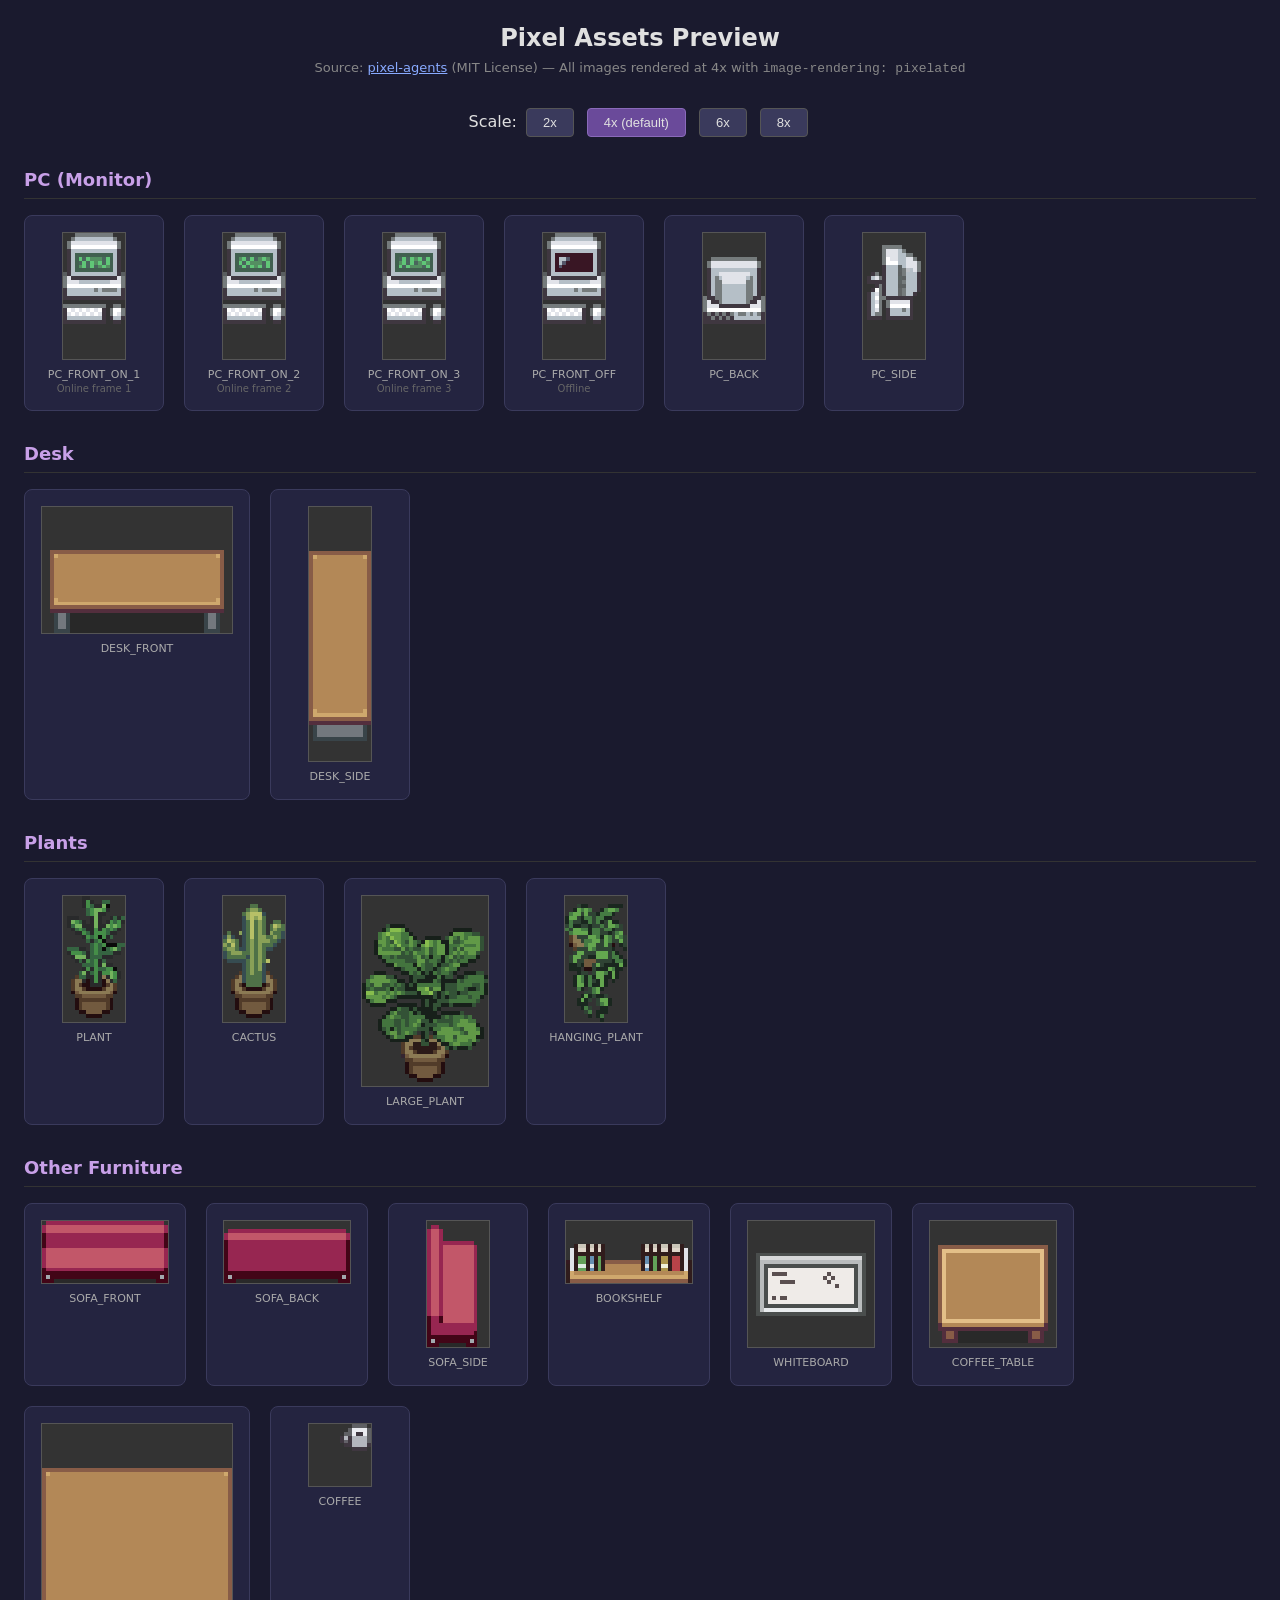
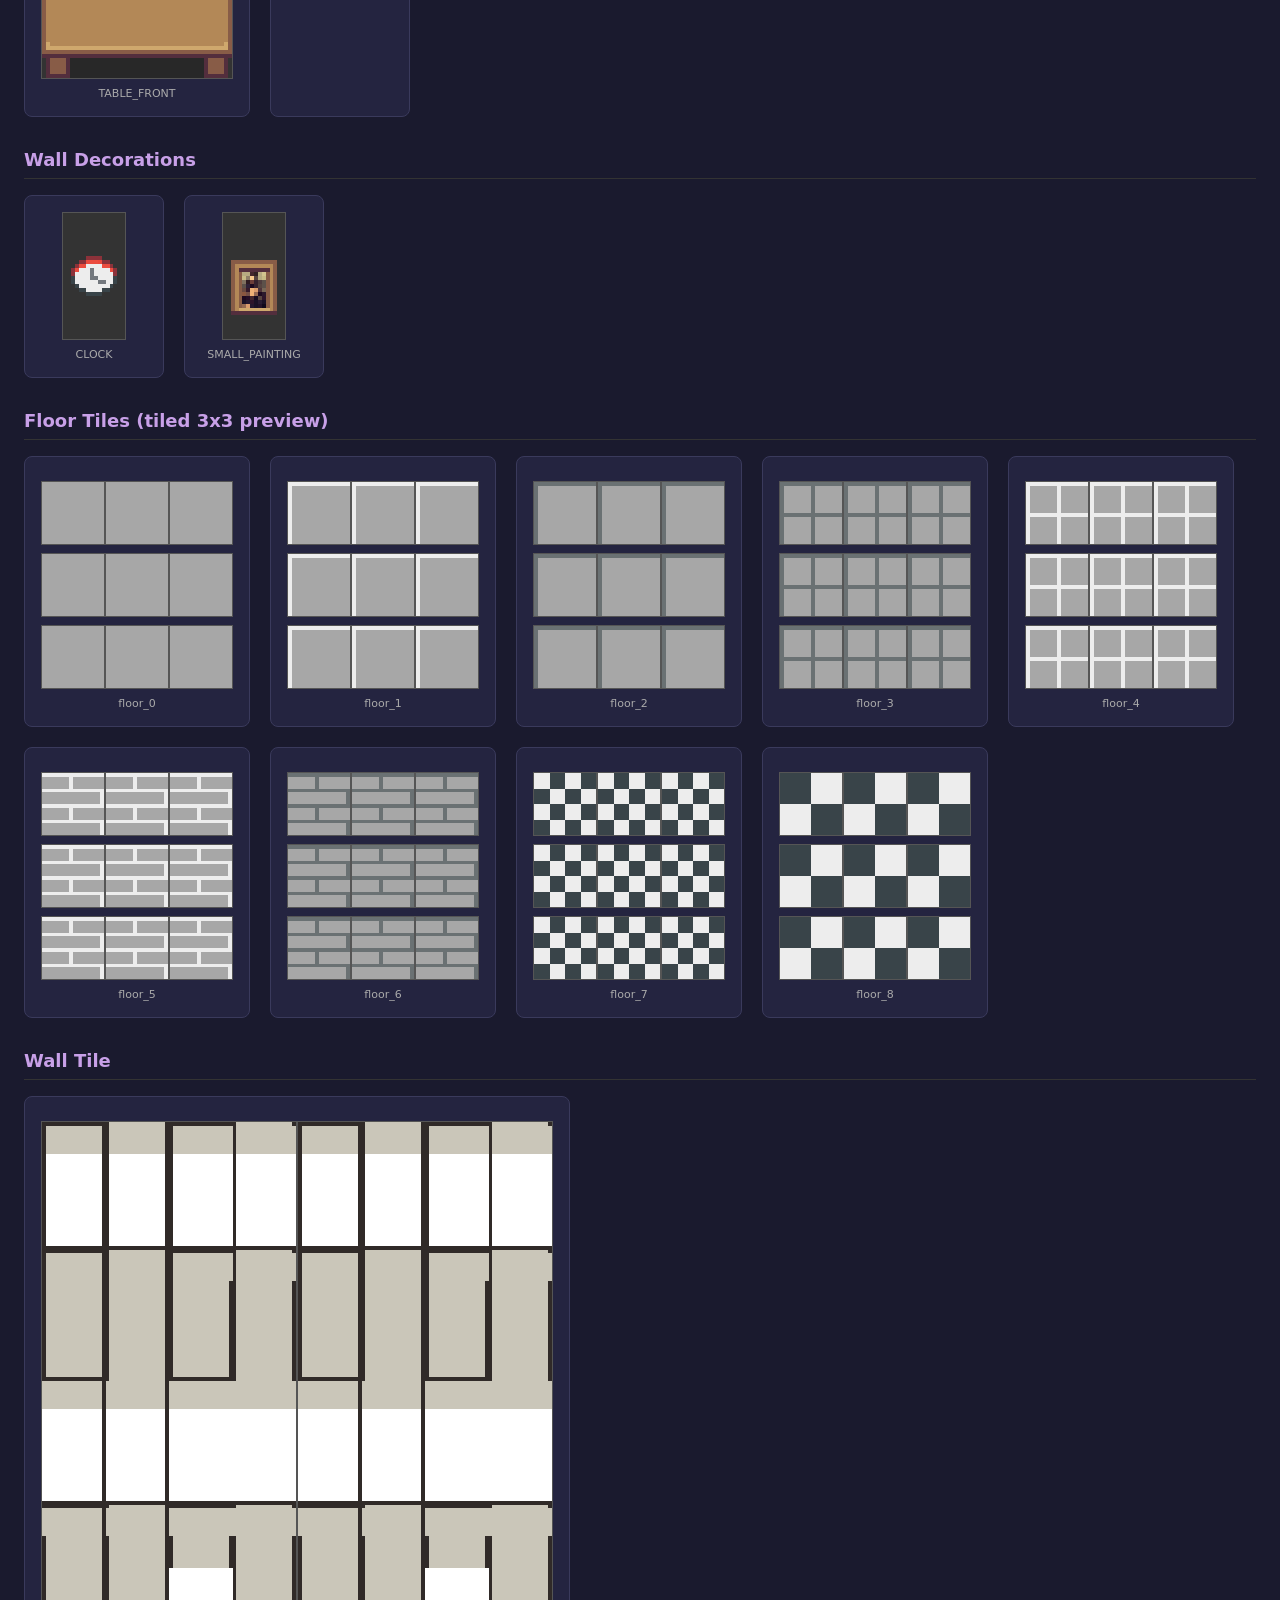
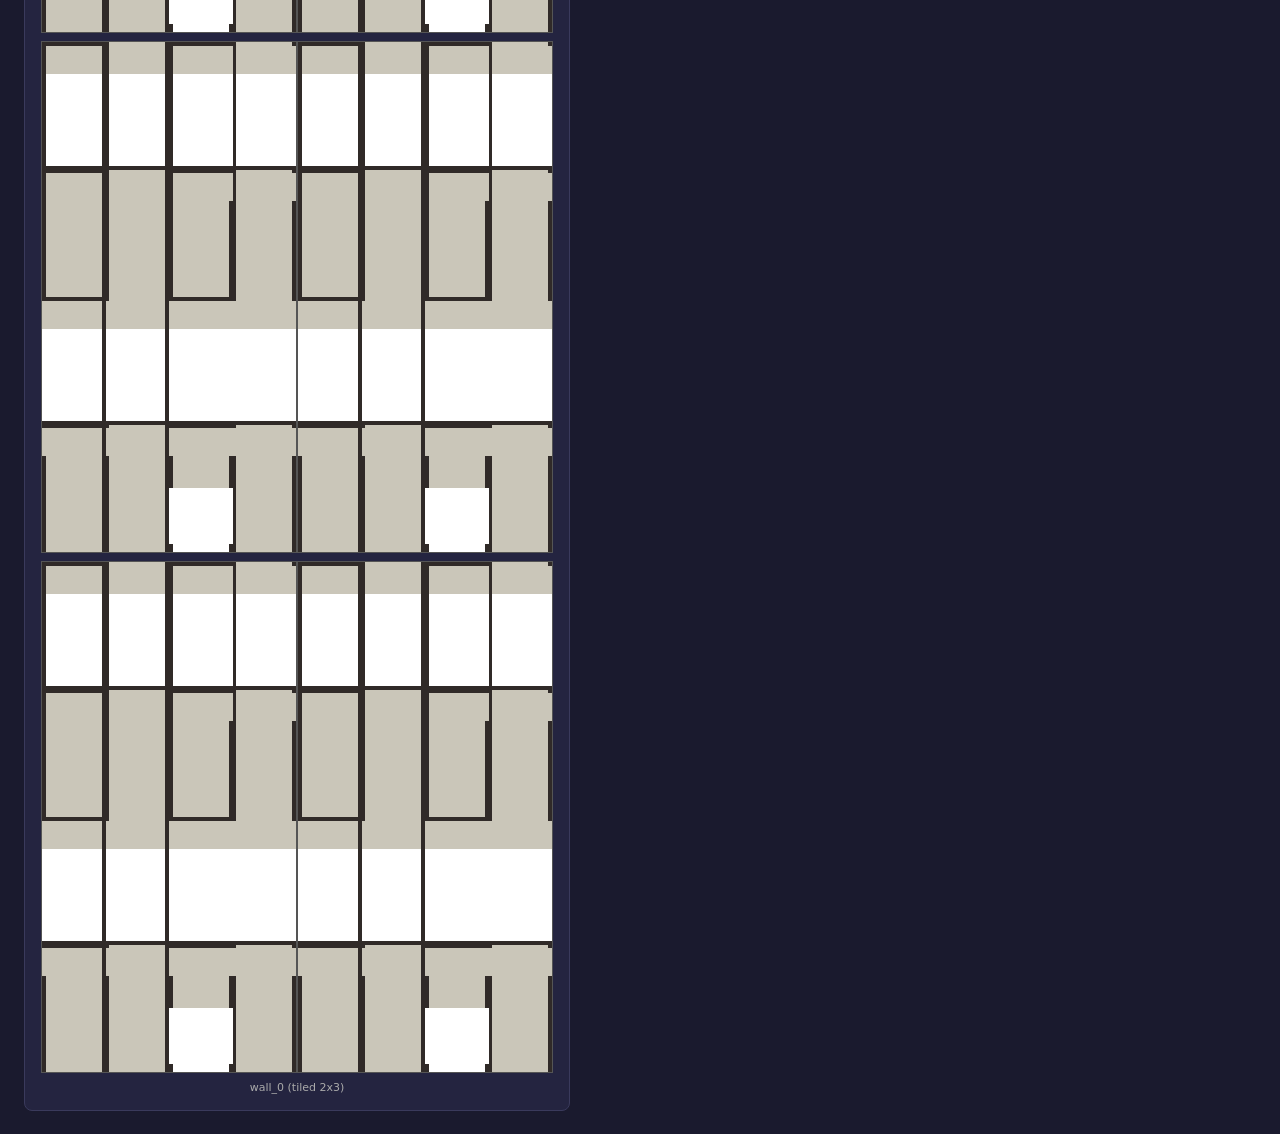
<file: docs/pixel-assets-preview/index.html>
<!DOCTYPE html>
<html lang="zh">
<head>
<meta charset="UTF-8">
<title>Pixel Assets Preview — pixel-agents (MIT)</title>
<style>
  * { margin: 0; padding: 0; box-sizing: border-box; }
  body { background: #1a1a2e; color: #e0e0e0; font-family: system-ui, sans-serif; padding: 24px; }
  h1 { text-align: center; margin-bottom: 8px; font-size: 24px; }
  .subtitle { text-align: center; color: #888; font-size: 13px; margin-bottom: 32px; }
  h2 { margin: 32px 0 16px; font-size: 18px; color: #c8a0e8; border-bottom: 1px solid #333; padding-bottom: 8px; }
  .grid { display: flex; flex-wrap: wrap; gap: 20px; }
  .card {
    background: #242440;
    border: 1px solid #3a3a5c;
    border-radius: 8px;
    padding: 16px;
    text-align: center;
    min-width: 140px;
  }
  .card img {
    image-rendering: pixelated;
    image-rendering: -moz-crisp-edges;
    image-rendering: crisp-edges;
    display: block;
    margin: 0 auto 8px;
    background: #333;
    border: 1px solid #555;
  }
  .card .label { font-size: 11px; color: #aaa; word-break: break-all; }
  .card .size { font-size: 10px; color: #666; margin-top: 2px; }
  .scale-controls { text-align: center; margin-bottom: 24px; }
  .scale-controls button {
    background: #3a3a5c; color: #e0e0e0; border: 1px solid #555;
    padding: 6px 16px; margin: 0 4px; border-radius: 4px; cursor: pointer; font-size: 13px;
  }
  .scale-controls button.active { background: #6a4a9a; border-color: #8a6aba; }
  .tile-preview {
    display: flex; gap: 2px; margin: 8px auto 0;
    width: fit-content;
  }
  .tile-preview img {
    image-rendering: pixelated;
    image-rendering: -moz-crisp-edges;
    display: block;
  }
</style>
</head>
<body>

<h1>Pixel Assets Preview</h1>
<p class="subtitle">Source: <a href="https://github.com/pablodelucca/pixel-agents" style="color:#88aaff">pixel-agents</a> (MIT License) &mdash; All images rendered at 4x with <code>image-rendering: pixelated</code></p>

<div class="scale-controls">
  Scale:
  <button onclick="setScale(2)">2x</button>
  <button onclick="setScale(4)" class="active">4x (default)</button>
  <button onclick="setScale(6)">6x</button>
  <button onclick="setScale(8)">8x</button>
</div>

<h2>PC (Monitor)</h2>
<div class="grid">
  <div class="card">
    <img src="furniture/PC/PC_FRONT_ON_1.png" class="scaled" data-orig="1">
    <div class="label">PC_FRONT_ON_1</div>
    <div class="size">Online frame 1</div>
  </div>
  <div class="card">
    <img src="furniture/PC/PC_FRONT_ON_2.png" class="scaled" data-orig="1">
    <div class="label">PC_FRONT_ON_2</div>
    <div class="size">Online frame 2</div>
  </div>
  <div class="card">
    <img src="furniture/PC/PC_FRONT_ON_3.png" class="scaled" data-orig="1">
    <div class="label">PC_FRONT_ON_3</div>
    <div class="size">Online frame 3</div>
  </div>
  <div class="card">
    <img src="furniture/PC/PC_FRONT_OFF.png" class="scaled" data-orig="1">
    <div class="label">PC_FRONT_OFF</div>
    <div class="size">Offline</div>
  </div>
  <div class="card">
    <img src="furniture/PC/PC_BACK.png" class="scaled" data-orig="1">
    <div class="label">PC_BACK</div>
  </div>
  <div class="card">
    <img src="furniture/PC/PC_SIDE.png" class="scaled" data-orig="1">
    <div class="label">PC_SIDE</div>
  </div>
</div>

<h2>Desk</h2>
<div class="grid">
  <div class="card">
    <img src="furniture/DESK/DESK_FRONT.png" class="scaled" data-orig="1">
    <div class="label">DESK_FRONT</div>
  </div>
  <div class="card">
    <img src="furniture/DESK/DESK_SIDE.png" class="scaled" data-orig="1">
    <div class="label">DESK_SIDE</div>
  </div>
</div>

<h2>Plants</h2>
<div class="grid">
  <div class="card">
    <img src="furniture/PLANT/PLANT.png" class="scaled" data-orig="1">
    <div class="label">PLANT</div>
  </div>
  <div class="card">
    <img src="furniture/CACTUS/CACTUS.png" class="scaled" data-orig="1">
    <div class="label">CACTUS</div>
  </div>
  <div class="card">
    <img src="furniture/LARGE_PLANT/LARGE_PLANT.png" class="scaled" data-orig="1">
    <div class="label">LARGE_PLANT</div>
  </div>
  <div class="card">
    <img src="furniture/HANGING_PLANT/HANGING_PLANT.png" class="scaled" data-orig="1">
    <div class="label">HANGING_PLANT</div>
  </div>
</div>

<h2>Other Furniture</h2>
<div class="grid">
  <div class="card">
    <img src="furniture/SOFA/SOFA_FRONT.png" class="scaled" data-orig="1">
    <div class="label">SOFA_FRONT</div>
  </div>
  <div class="card">
    <img src="furniture/SOFA/SOFA_BACK.png" class="scaled" data-orig="1">
    <div class="label">SOFA_BACK</div>
  </div>
  <div class="card">
    <img src="furniture/SOFA/SOFA_SIDE.png" class="scaled" data-orig="1">
    <div class="label">SOFA_SIDE</div>
  </div>
  <div class="card">
    <img src="furniture/BOOKSHELF/BOOKSHELF.png" class="scaled" data-orig="1">
    <div class="label">BOOKSHELF</div>
  </div>
  <div class="card">
    <img src="furniture/WHITEBOARD/WHITEBOARD.png" class="scaled" data-orig="1">
    <div class="label">WHITEBOARD</div>
  </div>
  <div class="card">
    <img src="furniture/COFFEE_TABLE/COFFEE_TABLE.png" class="scaled" data-orig="1">
    <div class="label">COFFEE_TABLE</div>
  </div>
  <div class="card">
    <img src="furniture/TABLE_FRONT/TABLE_FRONT.png" class="scaled" data-orig="1">
    <div class="label">TABLE_FRONT</div>
  </div>
  <div class="card">
    <img src="furniture/COFFEE/COFFEE.png" class="scaled" data-orig="1">
    <div class="label">COFFEE</div>
  </div>
</div>

<h2>Wall Decorations</h2>
<div class="grid">
  <div class="card">
    <img src="furniture/CLOCK/CLOCK.png" class="scaled" data-orig="1">
    <div class="label">CLOCK</div>
  </div>
  <div class="card">
    <img src="furniture/SMALL_PAINTING/SMALL_PAINTING.png" class="scaled" data-orig="1">
    <div class="label">SMALL_PAINTING</div>
  </div>
</div>

<h2>Floor Tiles (tiled 3x3 preview)</h2>
<div class="grid">
  <div class="card" id="floor-0">
    <div class="tile-preview" data-tile="floors/floor_0.png"></div>
    <div class="label">floor_0</div>
  </div>
  <div class="card" id="floor-1">
    <div class="tile-preview" data-tile="floors/floor_1.png"></div>
    <div class="label">floor_1</div>
  </div>
  <div class="card" id="floor-2">
    <div class="tile-preview" data-tile="floors/floor_2.png"></div>
    <div class="label">floor_2</div>
  </div>
  <div class="card" id="floor-3">
    <div class="tile-preview" data-tile="floors/floor_3.png"></div>
    <div class="label">floor_3</div>
  </div>
  <div class="card" id="floor-4">
    <div class="tile-preview" data-tile="floors/floor_4.png"></div>
    <div class="label">floor_4</div>
  </div>
  <div class="card" id="floor-5">
    <div class="tile-preview" data-tile="floors/floor_5.png"></div>
    <div class="label">floor_5</div>
  </div>
  <div class="card" id="floor-6">
    <div class="tile-preview" data-tile="floors/floor_6.png"></div>
    <div class="label">floor_6</div>
  </div>
  <div class="card" id="floor-7">
    <div class="tile-preview" data-tile="floors/floor_7.png"></div>
    <div class="label">floor_7</div>
  </div>
  <div class="card" id="floor-8">
    <div class="tile-preview" data-tile="floors/floor_8.png"></div>
    <div class="label">floor_8</div>
  </div>
</div>

<h2>Wall Tile</h2>
<div class="grid">
  <div class="card">
    <div class="tile-preview" data-tile="walls/wall_0.png" data-rows="3" data-cols="2"></div>
    <div class="label">wall_0 (tiled 2x3)</div>
  </div>
</div>

<script>
let currentScale = 4;

function setScale(s) {
  currentScale = s;
  document.querySelectorAll('.scale-controls button').forEach(b => b.classList.remove('active'));
  event.target.classList.add('active');
  applyScale();
}

function applyScale() {
  document.querySelectorAll('img.scaled').forEach(img => {
    if (!img.naturalWidth) {
      img.onload = () => {
        img.style.width = (img.naturalWidth * currentScale) + 'px';
        img.style.height = (img.naturalHeight * currentScale) + 'px';
      };
    } else {
      img.style.width = (img.naturalWidth * currentScale) + 'px';
      img.style.height = (img.naturalHeight * currentScale) + 'px';
    }
  });
  // Tile previews
  document.querySelectorAll('.tile-preview').forEach(container => {
    const src = container.dataset.tile;
    const rows = parseInt(container.dataset.rows || '3');
    const cols = parseInt(container.dataset.cols || '3');
    container.innerHTML = '';
    container.style.display = 'grid';
    container.style.gridTemplateColumns = `repeat(${cols}, auto)`;
    container.style.gap = '0px';
    for (let i = 0; i < rows * cols; i++) {
      const img = document.createElement('img');
      img.src = src;
      img.style.imageRendering = 'pixelated';
      img.onload = function() {
        this.style.width = (this.naturalWidth * currentScale) + 'px';
        this.style.height = (this.naturalHeight * currentScale) + 'px';
      };
      container.appendChild(img);
    }
  });
}

window.addEventListener('load', applyScale);
</script>

</body>
</html>
</file>
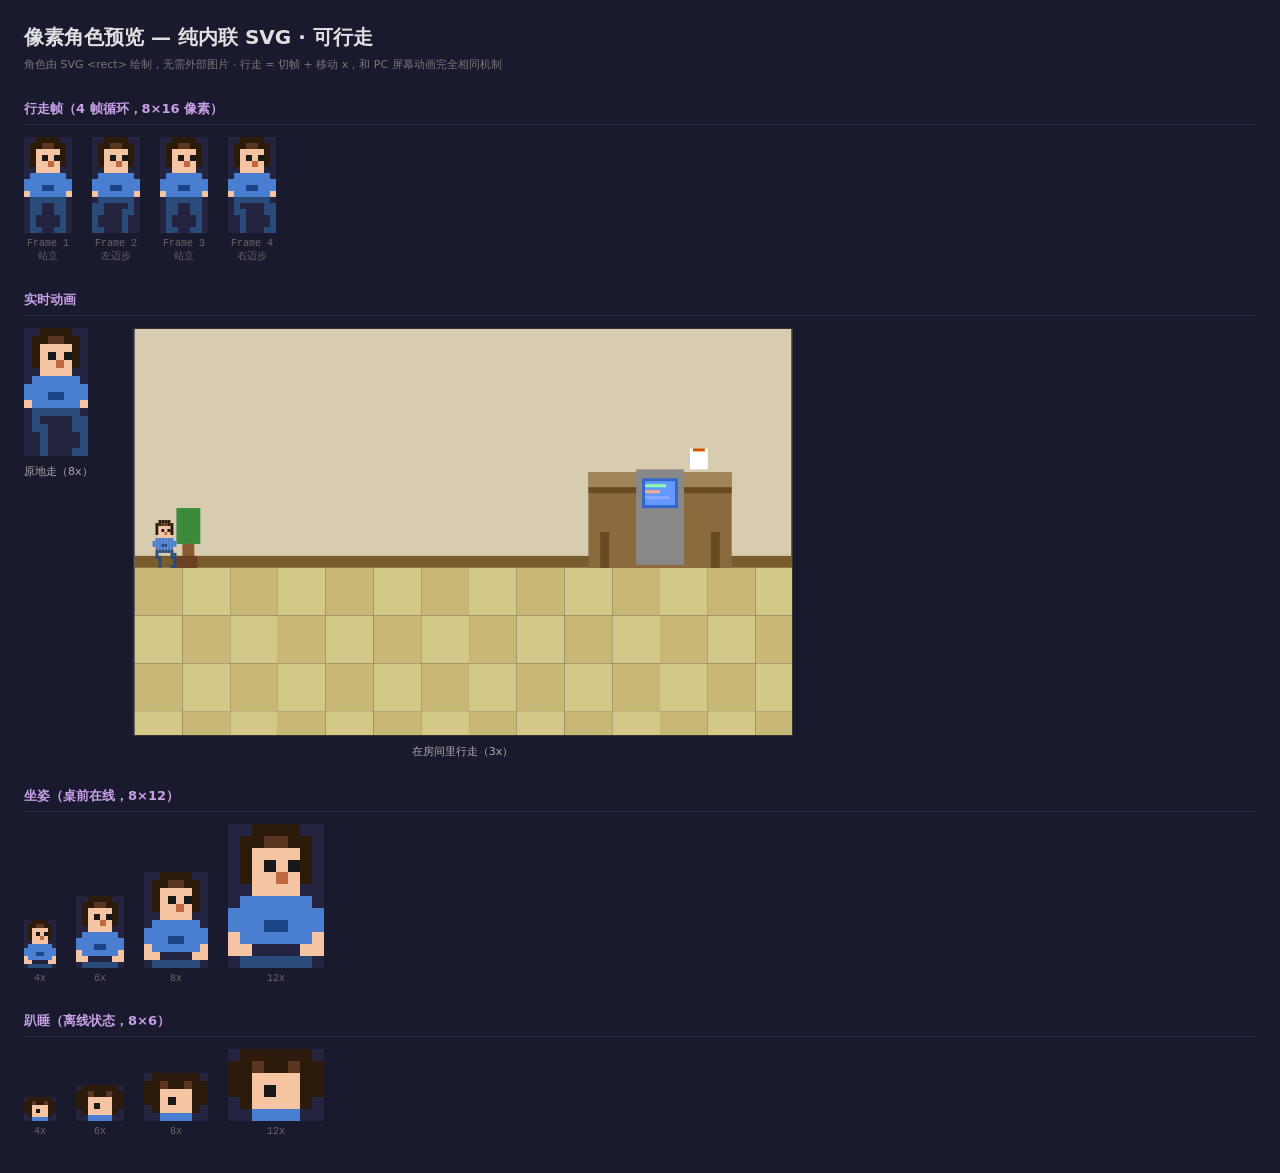
<file: docs/pixel-character-preview/index.html>
<!DOCTYPE html>
<html lang="zh">
<head>
<meta charset="UTF-8">
<title>Pixel Character Preview</title>
<style>
  * { margin: 0; padding: 0; box-sizing: border-box; }
  body { background: #1a1a2e; color: #e0e0e0; font-family: system-ui, sans-serif; padding: 24px; }
  h1 { font-size: 20px; margin-bottom: 6px; }
  .sub { font-size: 11px; color: #777; margin-bottom: 28px; }
  h2 { font-size: 13px; color: #c8a0e8; margin: 28px 0 12px; border-bottom: 1px solid #2a2a4a; padding-bottom: 6px; }
  .row { display: flex; gap: 20px; flex-wrap: wrap; align-items: flex-end; margin-bottom: 12px; }
  .demo { text-align: center; }
  .lbl { font-size: 10px; color: #666; margin-top: 5px; font-family: monospace; white-space: pre; }
  svg { display: block; }
  .anim-row { display: flex; gap: 40px; flex-wrap: wrap; align-items: flex-start; margin-top: 12px; }
  .anim-block { text-align: center; }
  .anim-block p { font-size: 11px; color: #aaa; margin-top: 8px; }
</style>
</head>
<body>
<h1>像素角色预览 — 纯内联 SVG · 可行走</h1>
<p class="sub">角色由 SVG &lt;rect&gt; 绘制，无需外部图片 · 行走 = 切帧 + 移动 x，和 PC 屏幕动画完全相同机制</p>

<h2>行走帧（4 帧循环，8×16 像素）</h2>
<div class="row" id="walkFrames"></div>

<h2>实时动画</h2>
<div class="anim-row">
  <div class="anim-block">
    <div id="animInPlace"></div>
    <p>原地走（8x）</p>
  </div>
  <div class="anim-block">
    <div id="walkRoom"></div>
    <p>在房间里行走（3x）</p>
  </div>
</div>

<h2>坐姿（桌前在线，8×12）</h2>
<div class="row" id="rowSit"></div>

<h2>趴睡（离线状态，8×6）</h2>
<div class="row" id="rowSleep"></div>

<script>
const N = null;
const C = {
  H:'#2c1a0a', h:'#5a3520',
  S:'#f5c5a3',
  E:'#181818', M:'#c06840',
  B:'#4a7ed0', b:'#1c4488',
  P:'#2a4a7a',
};

// ── Walk cycle base: head + shirt (8×11) ──
const BASE = [
  [N, N,'H','H','H','H', N, N],
  [N,'H','H','h','h','H','H', N],
  [N,'H','S','S','S','S','H', N],
  [N,'H','S','E','S','E','H', N],
  [N,'H','S','S','M','S','H', N],
  [N, N,'S','S','S','S', N, N],
  [N,'B','B','B','B','B','B', N],
  ['B','B','B','B','B','B','B','B'],
  ['B','B','B','b','b','B','B','B'],
  ['S','B','B','B','B','B','B','S'],
  [N,'P','P','P','P','P','P', N],
];

// ── Leg variants (rows 11–15) ──
const LEGS_STAND = [
  [N,'P','P', N, N,'P','P', N],
  [N,'P','P', N, N,'P','P', N],
  [N,'P', N, N, N, N,'P', N],
  [N,'P', N, N, N, N,'P', N],
  [N,'P','P', N, N,'P','P', N],
];
const LEGS_L = [   // left leg forward
  ['P','P', N, N, N, N,'P', N],
  ['P','P', N, N, N,'P','P', N],
  ['P', N, N, N, N,'P', N, N],
  ['P', N, N, N, N,'P', N, N],
  ['P','P', N, N, N,'P', N, N],
];
const LEGS_R = [   // right leg forward
  [N,'P', N, N, N, N,'P','P'],
  [N,'P','P', N, N, N,'P','P'],
  [N, N,'P', N, N, N, N,'P'],
  [N, N,'P', N, N, N, N,'P'],
  [N, N,'P', N, N, N,'P','P'],
];

const WALK_FRAMES = [
  [...BASE, ...LEGS_STAND],
  [...BASE, ...LEGS_L],
  [...BASE, ...LEGS_STAND],
  [...BASE, ...LEGS_R],
];

// ── Sitting (8×12) ──
const CHAR_SIT = [
  [N, N,'H','H','H','H', N, N],
  [N,'H','H','h','h','H','H', N],
  [N,'H','S','S','S','S','H', N],
  [N,'H','S','E','S','E','H', N],
  [N,'H','S','S','M','S','H', N],
  [N, N,'S','S','S','S', N, N],
  [N,'B','B','B','B','B','B', N],
  ['B','B','B','B','B','B','B','B'],
  ['B','B','B','b','b','B','B','B'],
  ['S','B','B','B','B','B','B','S'],
  ['S','S', N, N, N, N,'S','S'],
  [N,'P','P','P','P','P','P', N],
];

// ── Sleeping (8×6, head on desk) ──
const CHAR_SLEEP = [
  [N,'H','H','H','H','H','H', N],
  ['H','H','h','H','H','h','H','H'],
  ['H','H','S','S','S','S','H','H'],
  ['H','H','S','E','S','S','H','H'],
  [N,'H','S','S','S','S','H', N],
  [N, N,'B','B','B','B', N, N],
];

// ── SVG generator ──
function charSVG(grid, scale, bg = '#242440') {
  const W = grid[0].length, H = grid.length;
  const rects = grid.flatMap((row, y) =>
    row.map((key, x) => {
      if (!key || !C[key]) return '';
      return `<rect x="${x}" y="${y}" width="1" height="1" fill="${C[key]}"/>`;
    })
  ).join('');
  return `<svg width="${W * scale}" height="${H * scale}" viewBox="0 0 ${W} ${H}"
    style="image-rendering:pixelated;display:block;background:${bg}">${rects}</svg>`;
}

// Static frames display
const framesEl = document.getElementById('walkFrames');
WALK_FRAMES.forEach((g, i) => {
  const labels = ['站立', '左迈步', '站立', '右迈步'];
  const d = document.createElement('div');
  d.className = 'demo';
  d.innerHTML = charSVG(g, 6) + `<div class="lbl">Frame ${i + 1}\n${labels[i]}</div>`;
  framesEl.appendChild(d);
});

// Sitting / sleeping
['rowSit','rowSleep'].forEach((id, i) => {
  const el = document.getElementById(id);
  const grid = i === 0 ? CHAR_SIT : CHAR_SLEEP;
  [4, 6, 8, 12].forEach(sc => {
    const d = document.createElement('div');
    d.className = 'demo';
    d.innerHTML = charSVG(grid, sc) + `<div class="lbl">${sc}x</div>`;
    el.appendChild(d);
  });
});

// ── In-place animated walk ──
let inplaceFrame = 0;
const inplaceEl = document.getElementById('animInPlace');
function updateInplace() {
  inplaceEl.innerHTML = charSVG(WALK_FRAMES[inplaceFrame], 8);
  inplaceFrame = (inplaceFrame + 1) % 4;
}
updateInplace();
setInterval(updateInplace, 160);

// ── Walking in room scene ──
const ROOM_W = 220, WALL_H = 80, FLOOR_H = 56;
const GY = WALL_H;
const ROOM_SCALE = 3;

function buildRoom() {
  const ns = 'http://www.w3.org/2000/svg';
  const svg = document.createElementNS(ns, 'svg');
  svg.setAttribute('width', ROOM_W * ROOM_SCALE);
  svg.setAttribute('height', (WALL_H + FLOOR_H) * ROOM_SCALE);
  svg.setAttribute('viewBox', `0 0 ${ROOM_W} ${WALL_H + FLOOR_H}`);
  svg.style.imageRendering = 'pixelated';
  svg.style.display = 'block';
  svg.style.border = '1px solid #333';

  function r(x, y, w, h, fill) {
    const el = document.createElementNS(ns, 'rect');
    el.setAttribute('x', x); el.setAttribute('y', y);
    el.setAttribute('width', w); el.setAttribute('height', h);
    el.setAttribute('fill', fill);
    svg.appendChild(el);
  }

  // Wall + baseboard
  r(0, 0, ROOM_W, WALL_H, '#d8ccb0');
  r(0, GY - 4, ROOM_W, 4, '#7a5c2c');

  // Floor tiles
  for (let tx = 0; tx < ROOM_W; tx += 16)
    for (let ty = 0; ty < FLOOR_H; ty += 16) {
      const lite = (Math.floor(tx / 16) + Math.floor(ty / 16)) % 2 === 0;
      r(tx, GY + ty, 16, 16, lite ? '#c8b878' : '#d4c888');
    }

  // Plant (left)
  r(14, GY - 20, 8, 12, '#3a8a3a');
  r(16, GY - 8,  4,  8, '#8b5a30');
  r(13, GY - 4,  8,  4, '#6a4020');

  // Desk (right)
  const deskX = ROOM_W - 68, deskY = GY - 32;
  r(deskX, deskY, 48, 32, '#8b6a3e');
  r(deskX, deskY, 48, 5,  '#a0855a');
  r(deskX, deskY + 5, 48, 2, '#6a4a22');
  r(deskX + 4,  deskY + 20, 3, 12, '#6a4a22');
  r(deskX + 41, deskY + 20, 3, 12, '#6a4a22');

  // PC on desk
  const pcX = deskX + 16, pcY = deskY - 32 + 31;
  r(pcX, pcY, 16, 32, '#888');
  r(pcX + 2, pcY + 3,  12, 10, '#3366cc');
  r(pcX + 3, pcY + 4,  10,  8, '#6699ff');
  r(pcX + 3, pcY + 5,   7,  1, '#88ffaa');
  r(pcX + 3, pcY + 7,   5,  1, '#ffaa88');
  r(pcX + 3, pcY + 9,   8,  1, '#88aaff');

  // Coffee on desk
  r(deskX + 34, deskY - 8, 6, 7, '#fff');
  r(deskX + 33, deskY - 6, 1, 3, '#ccc');
  r(deskX + 35, deskY - 8, 4, 1, '#cc5500');

  // Character group (will be updated by animation)
  const charGroup = document.createElementNS(ns, 'g');
  svg.appendChild(charGroup);

  // State
  let frame = 0;
  let charX = -8;
  let dir = 1; // 1 = right, -1 = left

  function drawChar() {
    charGroup.innerHTML = '';
    const grid = WALK_FRAMES[frame];
    const cH = grid.length, cW = grid[0].length;
    const charY = GY - cH; // feet at ground

    // Flip group when walking left
    const g = document.createElementNS(ns, 'g');
    if (dir === -1) {
      g.setAttribute('transform', `translate(${charX + cW}, ${charY}) scale(-1, 1)`);
    } else {
      g.setAttribute('transform', `translate(${charX}, ${charY})`);
    }
    charGroup.appendChild(g);

    grid.forEach((row, dy) =>
      row.forEach((key, dx) => {
        if (!key || !C[key]) return;
        const rect = document.createElementNS(ns, 'rect');
        rect.setAttribute('x', dx);
        rect.setAttribute('y', dy);
        rect.setAttribute('width', 1);
        rect.setAttribute('height', 1);
        rect.setAttribute('fill', C[key]);
        g.appendChild(rect);
      })
    );
  }

  setInterval(() => {
    charX += dir * 2;
    frame = (frame + 1) % 4;
    if (charX > ROOM_W) { charX = ROOM_W; dir = -1; }
    if (charX < -8)     { charX = -8;     dir =  1; }
    drawChar();
  }, 160);

  drawChar();
  return svg;
}

document.getElementById('walkRoom').appendChild(buildRoom());
</script>
</body>
</html>
</file>
